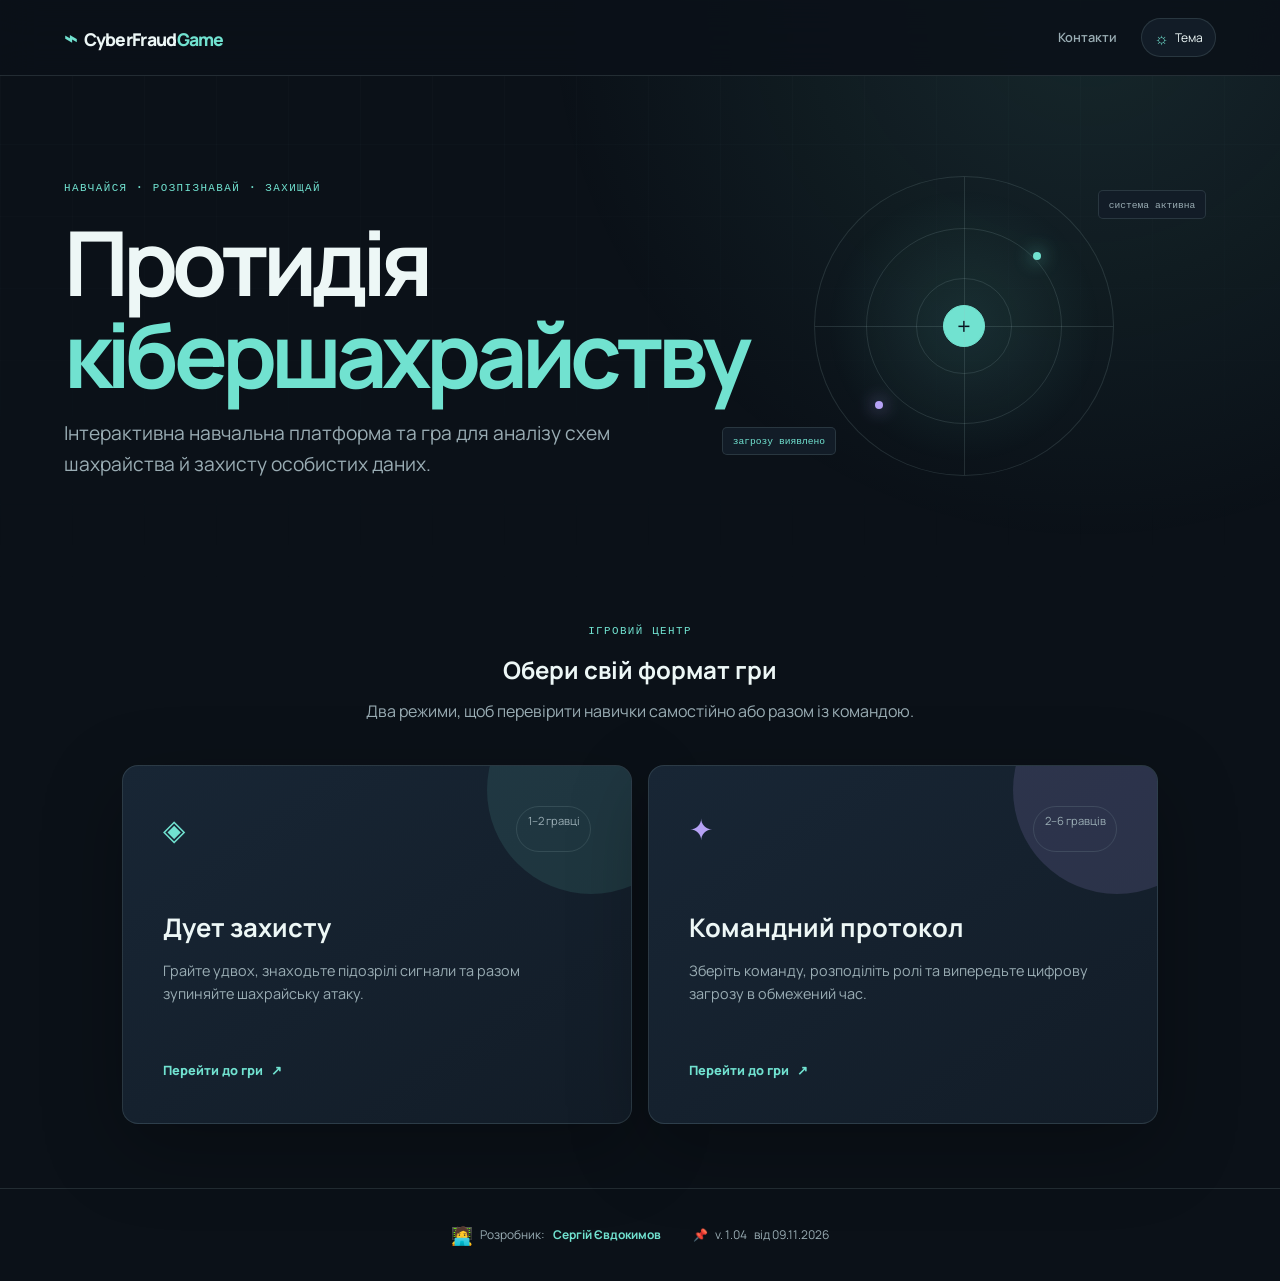
<file: index.html>
<!DOCTYPE html>
<html lang="uk">
<head>
    <meta charset="UTF-8">
    <meta name="viewport" content="width=device-width, initial-scale=1.0">
    <meta name="description" content="CyberFraudGame — інтерактивна платформа для навчання цифровій безпеці.">
    <title>CyberFraudGame — цифрова безпека у форматі гри</title>
    <link rel="stylesheet" href="styles.css">
</head>
<body>
    <header class="navbar">
        <a class="logo" href="#" aria-label="CyberFraudGame — на головну">
            <span class="logo-mark" aria-hidden="true">⌁</span>
            CyberFraud<span>Game</span>
        </a>
        <nav aria-label="Основна навігація">
            <a href="https://sargeras197.github.io/contacts/" target="_blank" rel="noopener noreferrer">Контакти</a>
        </nav>
        <button class="theme-toggle" type="button" aria-label="Увімкнути світлу тему" aria-pressed="false">
            <span class="theme-icon" aria-hidden="true">☼</span>
            <span class="theme-label">Тема</span>
        </button>
    </header>

    <section class="hero">
        <div class="hero__content">
            <span class="eyebrow">Навчайся · Розпізнавай · Захищай</span>
            <h1>Протидія <span>кібершахрайству</span></h1>
            <p>Інтерактивна навчальна платформа та гра для аналізу схем шахрайства й захисту особистих даних.</p>
        </div>
        <div class="hero__visual" aria-hidden="true">
            <div class="radar">
                <span class="radar__ring radar__ring--one"></span>
                <span class="radar__ring radar__ring--two"></span>
                <span class="radar__dot radar__dot--one"></span>
                <span class="radar__dot radar__dot--two"></span>
                <span class="radar__core">+</span>
            </div>
            <span class="visual-label visual-label--top">система активна</span>
            <span class="visual-label visual-label--bottom">загрозу виявлено</span>
        </div>
    </section>

    <section id="games" class="games-section">
        <div class="section-heading">
            <span class="eyebrow">Ігровий центр</span>
            <h2>Обери свій формат гри</h2>
            <p>Два режими, щоб перевірити навички самостійно або разом із командою.</p>
        </div>
        <div class="games-grid">
            <article class="game-card game-card--duo">
                <div class="game-card__topline">
                    <span class="game-icon" aria-hidden="true">◈</span>
                    <span class="player-count">1–2 гравці</span>
                </div>
                <h3>Дует захисту</h3>
                <p>Грайте удвох, знаходьте підозрілі сигнали та разом зупиняйте шахрайську атаку.</p>
                <a class="game-link" href="https://ideas-cyberfraudgame-v2.onrender.com/" target="_blank" rel="noopener noreferrer">
                    Перейти до гри <span aria-hidden="true">↗</span>
                </a>
            </article>
            <article class="game-card game-card--squad">
                <div class="game-card__topline">
                    <span class="game-icon" aria-hidden="true">✦</span>
                    <span class="player-count">2–6 гравців</span>
                </div>
                <h3>Командний протокол</h3>
                <p>Зберіть команду, розподіліть ролі та випередьте цифрову загрозу в обмежений час.</p>
                <a class="game-link" href="https://ideas-cyberfraudbattle2game-massfight-v1.onrender.com/" target="_blank" rel="noopener noreferrer">
                    Перейти до гри <span aria-hidden="true">↗</span>
                </a>
            </article>
        </div>
    </section>

    <footer>
        <div class="footer-developer">
            <span class="footer-emoji" aria-hidden="true">🧑‍💻</span>
            <span>Розробник:</span>
            <a href="https://sargeras197.github.io/contacts/" target="_blank" rel="noopener noreferrer">Сергій Євдокимов</a>
        </div>
        <div class="footer-meta">
            <span aria-hidden="true">📌</span>
            <span>v. 1.04</span>
            <span>від 09.11.2026</span>
        </div>
    </footer>

    <script src="game.js"></script>
</body>
</html>
</file>
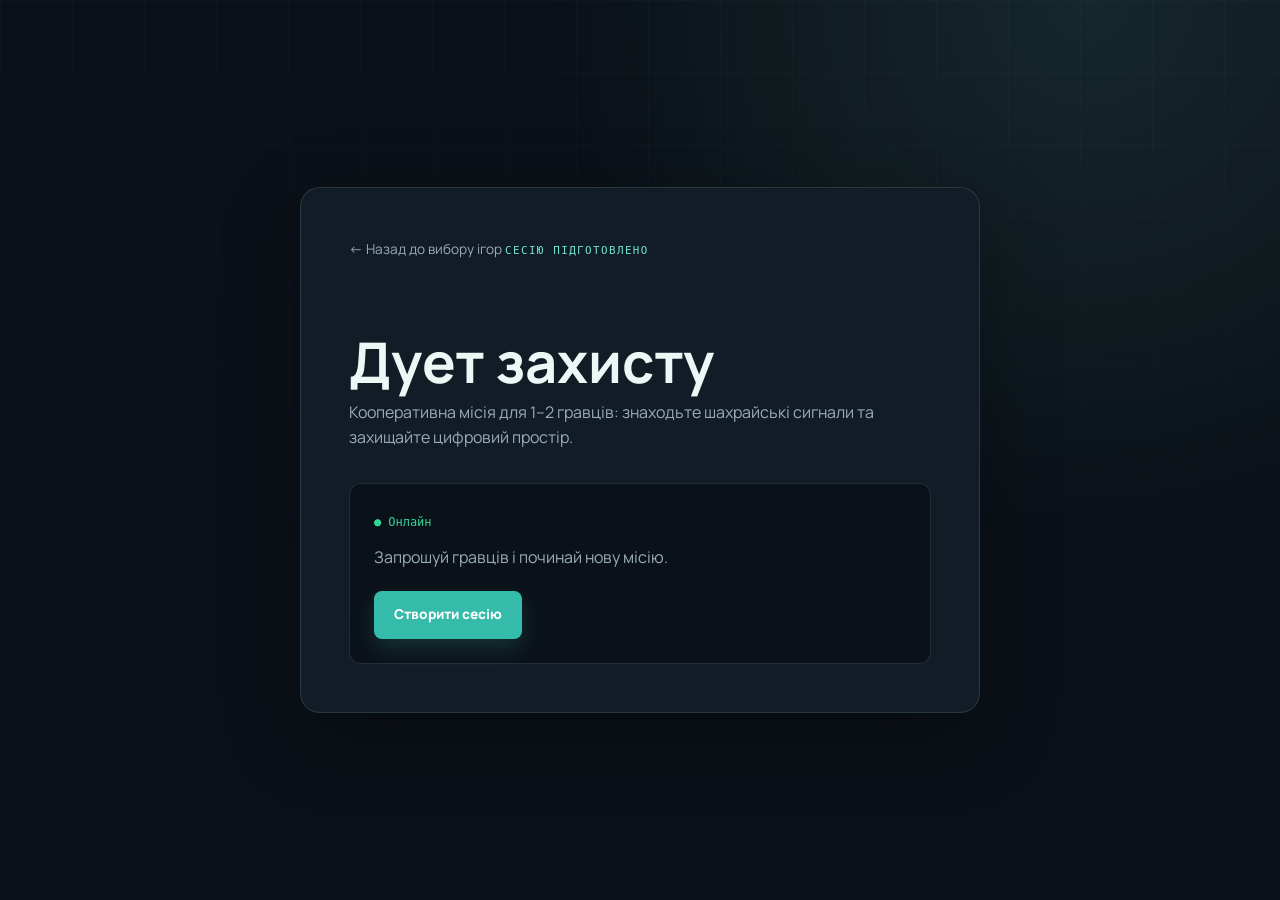
<file: game.html>
<!DOCTYPE html>
<html lang="uk">
<head>
    <meta charset="UTF-8">
    <meta name="viewport" content="width=device-width, initial-scale=1.0">
    <title>CyberFraudGame — Гра</title>
    <link rel="stylesheet" href="styles.css">
</head>
<body class="game-page">
    <main class="game-launcher">
        <a class="back-link" href="index.html#games">← Назад до вибору ігор</a>
        <span class="eyebrow">Сесію підготовлено</span>
        <h1 id="gameTitle">Обраний режим</h1>
        <p id="gameDescription">Готуємо простір для вашої команди.</p>
        <div class="launch-panel">
            <span class="launch-status">● Онлайн</span>
            <p>Запрошуй гравців і починай нову місію.</p>
            <button class="btn" type="button" id="startGame">Створити сесію</button>
        </div>
    </main>
    <script src="game.js"></script>
</body>
</html>
</file>
<file: styles.css>
@import url('https://fonts.googleapis.com/css2?family=DM+Mono:wght@400;500&family=Manrope:wght@400;500;600;700;800&display=swap');

:root {
    --bg: #0b1118;
    --surface: #121c27;
    --surface-strong: #182635;
    --text: #edf7f6;
    --muted: #9aadb4;
    --line: rgba(163, 190, 195, 0.16);
    --accent: #71e2d0;
    --accent-strong: #35bba9;
    --accent-soft: rgba(113, 226, 208, 0.11);
    --purple: #b6a2f5;
    --shadow: 0 24px 80px rgba(0, 0, 0, 0.28);
}

:root[data-theme="light"] {
    --bg: #f4f8f7;
    --surface: #ffffff;
    --surface-strong: #e7f1ef;
    --text: #14262b;
    --muted: #5e7277;
    --line: rgba(27, 68, 70, 0.14);
    --accent: #087f72;
    --accent-strong: #05675c;
    --accent-soft: rgba(8, 127, 114, 0.1);
    --purple: #7259bd;
    --shadow: 0 24px 70px rgba(34, 64, 66, 0.13);
}

* { box-sizing: border-box; margin: 0; padding: 0; }

html { scroll-behavior: smooth; }

body {
    min-width: 320px;
    background: var(--bg);
    color: var(--text);
    font-family: 'Manrope', 'Segoe UI', sans-serif;
    line-height: 1.6;
    transition: background-color 0.3s, color 0.3s;
}

body::after {
    position: fixed;
    z-index: -2;
    inset: 0;
    background-image: linear-gradient(var(--line) 1px, transparent 1px), linear-gradient(90deg, var(--line) 1px, transparent 1px);
    background-size: 72px 72px;
    content: "";
    mask-image: linear-gradient(to bottom, black, transparent 70%);
    opacity: 0.18;
    pointer-events: none;
}

body::before {
    position: fixed;
    z-index: -1;
    inset: 0;
    background: radial-gradient(circle at 85% 0%, var(--accent-soft), transparent 34rem);
    content: "";
    pointer-events: none;
}

.navbar {
    position: sticky;
    z-index: 10;
    top: 0;
    display: flex;
    align-items: center;
    justify-content: space-between;
    gap: 1.5rem;
    min-height: 76px;
    padding: 1rem clamp(1.25rem, 5vw, 5rem);
    border-bottom: 1px solid var(--line);
    background: color-mix(in srgb, var(--bg) 88%, transparent);
    backdrop-filter: blur(18px);
}

.logo {
    color: var(--text);
    font-size: 1.1rem;
    font-weight: 800;
    letter-spacing: -0.04em;
    text-decoration: none;
    white-space: nowrap;
}
.logo > span:not(.logo-mark) { color: var(--accent); }
.logo-mark { margin-right: 0.25rem; color: var(--accent); font-size: 1.4rem; }
.navbar nav { display: flex; gap: clamp(1rem, 3vw, 2.25rem); margin-left: auto; }
.navbar nav a, .text-link, .back-link { color: var(--muted); text-decoration: none; transition: color 0.2s; }
.navbar nav a { font-size: 0.8rem; font-weight: 600; }
.navbar nav a:hover, .text-link:hover, .back-link:hover { color: var(--accent); }
.theme-toggle {
    display: inline-flex; align-items: center; gap: 0.4rem; padding: 0.55rem 0.75rem;
    border: 1px solid var(--line); border-radius: 999px; background: var(--surface);
    color: var(--text); cursor: pointer; font: inherit; font-size: 0.75rem;
}
.theme-icon { color: var(--accent); font-size: 1rem; line-height: 1; }

.hero {
    display: grid; grid-template-columns: minmax(0, 1.1fr) minmax(260px, 0.9fr);
    align-items: center; gap: 2rem; max-width: 1280px; min-height: 470px;
    margin: 0 auto; padding: clamp(3rem, 7vw, 5rem) clamp(1.25rem, 5vw, 5rem);
}
.eyebrow, .section-kicker {
    color: var(--accent); font-family: 'DM Mono', monospace; font-size: 0.68rem;
    font-weight: 500; letter-spacing: 0.13em; text-transform: uppercase;
}
.hero h1 { max-width: 720px; margin: 1.1rem 0; font-size: clamp(2.8rem, 7vw, 6rem); line-height: 1.03; letter-spacing: -0.065em; }
.hero h1 span, h2 span { color: var(--accent); }
.hero p { max-width: 570px; color: var(--muted); font-size: clamp(1rem, 1.6vw, 1.2rem); }
.btn {
    display: inline-flex; align-items: center; justify-content: center; gap: 0.7rem;
    min-height: 48px; padding: 0.75rem 1.25rem; border: 0; border-radius: 8px;
    background: var(--accent-strong); color: #fff; cursor: pointer; font: inherit;
    font-size: 0.85rem; font-weight: 800; text-decoration: none;
    box-shadow: 0 10px 24px rgba(53, 187, 169, 0.2); transition: transform 0.2s, background 0.2s, box-shadow 0.2s;
}
.btn:hover { background: var(--accent); color: #071514; transform: translateY(-2px); box-shadow: 0 14px 28px rgba(53, 187, 169, 0.28); }
.text-link { font-size: 0.85rem; font-weight: 700; }

.hero__visual { position: relative; display: grid; min-height: 340px; place-items: center; }
.radar { position: relative; width: min(28vw, 300px); aspect-ratio: 1; border: 1px solid var(--line); border-radius: 50%; background: radial-gradient(circle, var(--accent-soft), transparent 65%); animation: float 6s ease-in-out infinite; }
.radar::before, .radar::after { position: absolute; background: var(--line); content: ""; }
.radar::before { top: 50%; right: 0; left: 0; height: 1px; }
.radar::after { top: 0; bottom: 0; left: 50%; width: 1px; }
.radar__ring { position: absolute; border: 1px solid var(--line); border-radius: 50%; }
.radar__ring--one { inset: 17%; }.radar__ring--two { inset: 34%; }
.radar__core { position: absolute; top: 50%; left: 50%; display: grid; width: 42px; height: 42px; place-items: center; border: 1px solid var(--accent); border-radius: 50%; background: var(--accent); color: #06121f; font-size: 1.5rem; transform: translate(-50%, -50%); }
.radar__dot { position: absolute; width: 8px; height: 8px; border-radius: 50%; background: var(--accent); box-shadow: 0 0 18px var(--accent); }
.radar__dot--one { top: 25%; right: 24%; }.radar__dot--two { bottom: 22%; left: 20%; background: var(--purple); box-shadow: 0 0 18px var(--purple); }
.visual-label { position: absolute; padding: 0.35rem 0.6rem; border: 1px solid var(--line); border-radius: 5px; background: var(--surface); color: var(--muted); font-family: 'DM Mono', monospace; font-size: 0.6rem; }
.visual-label--top { top: 10%; right: 2%; }.visual-label--bottom { bottom: 12%; left: 2%; color: var(--accent); }

.games-section { max-width: 1100px; margin: 0 auto; padding: 2.5rem clamp(1.25rem, 5vw, 2rem) 4rem; }
.section-heading { margin-bottom: 2.5rem; text-align: center; }.section-heading h2 { margin: 0.6rem 0; }
.section-heading p, .card p, .game-card p, .about-content p { color: var(--muted); }
.games-grid, .grid { display: grid; grid-template-columns: repeat(2, minmax(0, 1fr)); gap: 1rem; }
.game-card { position: relative; overflow: hidden; padding: clamp(1.5rem, 4vw, 2.5rem); border: 1px solid var(--line); border-radius: 16px; background: linear-gradient(145deg, var(--surface-strong), var(--surface)); box-shadow: var(--shadow); transition: transform 0.3s, border-color 0.3s, box-shadow 0.3s; }
.game-card::after { position: absolute; top: -5rem; right: -4rem; width: 13rem; height: 13rem; border-radius: 50%; background: var(--accent-soft); content: ""; }
.game-card--squad::after { background: rgba(182, 162, 245, 0.14); }.game-card:hover { border-color: var(--accent); transform: translateY(-5px); box-shadow: 0 28px 80px rgba(0, 0, 0, 0.34); }
.game-card__topline { position: relative; z-index: 1; display: flex; justify-content: space-between; margin-bottom: 3.5rem; }.game-icon { color: var(--accent); font-size: 1.8rem; }.game-card--squad .game-icon { color: var(--purple); }
.player-count { z-index: 1; padding: 0.3rem 0.65rem; border: 1px solid var(--line); border-radius: 999px; color: var(--muted); font-size: 0.7rem; }
.game-card h3 { margin-bottom: 0.65rem; font-size: clamp(1.25rem, 2vw, 1.6rem); }.game-card p { min-height: 4.8rem; font-size: 0.9rem; }.game-link { display: inline-flex; gap: 0.5rem; margin-top: 1.5rem; color: var(--accent); font-size: 0.8rem; font-weight: 800; text-decoration: none; }

.container { max-width: 1100px; margin: 0 auto; padding: 6rem clamp(1.25rem, 5vw, 2rem); }.about-section { display: grid; grid-template-columns: 0.7fr 1.3fr; gap: 2rem; }.about-content h2, .features-section h2, #contact h2 { margin: 0.5rem 0 1.25rem; font-size: clamp(2rem, 4vw, 3.5rem); line-height: 1.1; letter-spacing: -0.05em; }.about-content p { max-width: 650px; }
.dark { max-width: 1100px; border: 1px solid var(--line); border-radius: 20px; background: var(--surface); }.features-section h2 { text-align: left; }.grid { grid-template-columns: repeat(3, 1fr); }.card { padding: 1.5rem; border: 1px solid var(--line); border-radius: 12px; background: var(--bg); }.card-number { color: var(--accent); font-family: 'DM Mono', monospace; font-size: 0.7rem; }.card h3 { display: flex; justify-content: space-between; gap: 0.5rem; margin: 2.5rem 0 0.75rem; font-size: 1.05rem; }.card h3 span { color: var(--accent); }.card p { font-size: 0.86rem; }
#contact { text-align: center; }.section-kicker { display: block; }.contact form, form { display: grid; gap: 1rem; max-width: 620px; margin: 2.5rem auto 0; text-align: left; }.contact form label, form label { display: grid; gap: 0.45rem; color: var(--muted); font-size: 0.75rem; font-weight: 700; } form input, form textarea { width: 100%; padding: 0.9rem 1rem; border: 1px solid var(--line); border-radius: 8px; outline: none; background: var(--surface); color: var(--text); font: inherit; resize: vertical; transition: border-color 0.2s, box-shadow 0.2s; } form input:focus, form textarea:focus { border-color: var(--accent); box-shadow: 0 0 0 3px var(--accent-soft); } form .btn { justify-self: start; margin-top: 0.5rem; }
footer { display: flex; flex-wrap: wrap; align-items: center; justify-content: center; gap: 0.75rem 2rem; padding: 2rem 1.25rem; border-top: 1px solid var(--line); color: var(--muted); font-size: 0.75rem; text-align: center; }
.footer-developer, .footer-meta { display: flex; align-items: center; gap: 0.45rem; }
.footer-developer a { color: var(--accent); font-weight: 700; text-decoration: none; }
.footer-developer a:hover { text-decoration: underline; }
.footer-emoji { font-size: 1.1rem; }
.game-page { display: grid; min-height: 100vh; place-items: center; padding: 1.25rem; }.game-launcher { width: min(100%, 680px); padding: clamp(1.5rem, 6vw, 3rem); border: 1px solid var(--line); border-radius: 20px; background: var(--surface); box-shadow: var(--shadow); }.back-link { display: inline-block; margin-bottom: 4rem; font-size: 0.85rem; }.game-launcher h1 { margin: 0.5rem 0; font-size: clamp(2rem, 6vw, 3.5rem); line-height: 1.05; }.game-launcher > p { color: var(--muted); }.launch-panel { margin-top: 2rem; padding: 1.5rem; border: 1px solid var(--line); border-radius: 12px; background: var(--bg); }.launch-status { color: #36d399; font-family: 'DM Mono', monospace; font-size: 0.75rem; }.launch-panel p { margin: 0.75rem 0 1.25rem; color: var(--muted); }

@media (max-width: 700px) {
    .navbar { flex-wrap: wrap; padding: 0.85rem 1rem; }.navbar nav { order: 3; width: 100%; justify-content: space-between; margin: 0; }.navbar nav a { font-size: 0.72rem; }.theme-label { display: none; }
    .hero { display: block; min-height: auto; padding: 3.25rem 1rem 2rem; }.hero__visual { min-height: 220px; margin-top: 1.25rem; }.radar { width: min(58vw, 220px); }.visual-label--top { right: 4%; }.visual-label--bottom { left: 4%; }
    .hero h1 { font-size: clamp(2.6rem, 13vw, 4rem); }.hero p { font-size: 0.95rem; }.games-grid, .grid, .about-section { grid-template-columns: 1fr; }.games-section { padding: 2rem 1rem 3rem; }.container { padding: 4rem 1rem; }.game-card { padding: 1.35rem; }.game-card__topline { margin-bottom: 2.5rem; }.game-card p { min-height: auto; }.game-link { min-height: 44px; align-items: center; }.features-section h2 { font-size: 2.2rem; }.game-page { padding: 1rem; }.game-launcher { padding: 1.5rem; }.back-link { margin-bottom: 3rem; }.launch-panel { padding: 1.25rem; }.btn { width: 100%; }
}

@keyframes float { 0%, 100% { transform: translateY(0); } 50% { transform: translateY(-8px); } }
@keyframes reveal { from { opacity: 0; transform: translateY(18px); } to { opacity: 1; transform: translateY(0); } }
[data-reveal] { opacity: 0; transform: translateY(18px); }
[data-reveal].is-visible { animation: reveal 0.7s cubic-bezier(0.22, 1, 0.36, 1) forwards; }

@media (prefers-reduced-motion: reduce) { *, *::before, *::after { scroll-behavior: auto !important; transition-duration: 0.01ms !important; animation-duration: 0.01ms !important; } }
</file>
